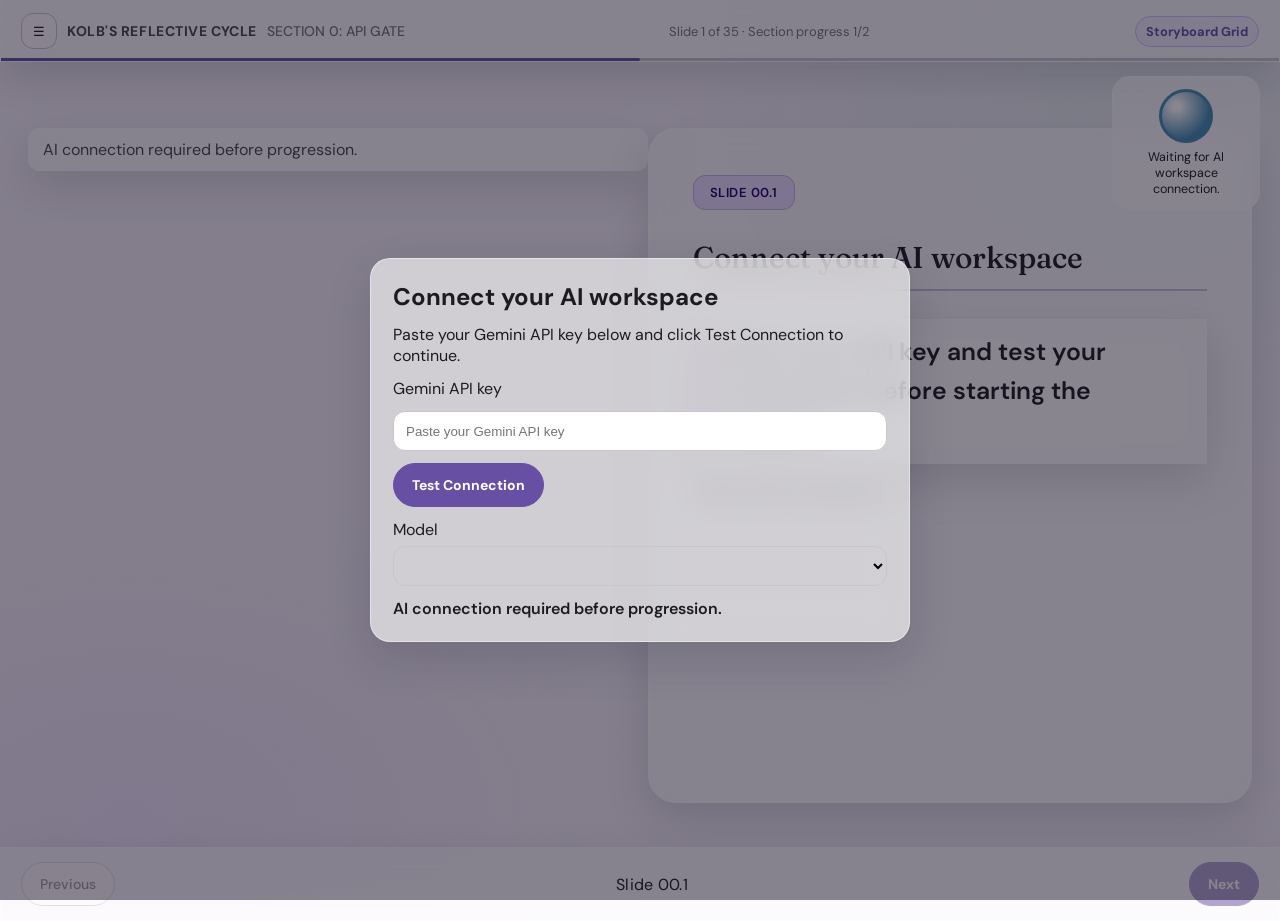
<file: index.html>
<!doctype html>
<html lang="en">
  <head>
    <meta charset="UTF-8" />
    <meta name="viewport" content="width=device-width, initial-scale=1.0" />
    <title>Kolb Reflective Cycle Deck</title>
    <link rel="preconnect" href="https://fonts.googleapis.com" />
    <link rel="preconnect" href="https://fonts.gstatic.com" crossorigin />
    <link
      href="https://fonts.googleapis.com/css2?family=DM+Sans:wght@400;500;700&family=Fraunces:opsz,wght@9..144,500;9..144,700&display=swap"
      rel="stylesheet"
    />
    <link rel="stylesheet" href="styles.css" />
  </head>
  <body>
    <div class="menu-overlay" id="menu-overlay" hidden></div>

    <header>
      <div class="header-left">
        <button class="menu-toggle" id="menu-toggle" type="button" aria-expanded="false" aria-controls="section-menu" aria-label="Open section menu">
          ☰
        </button>
        <span class="header-label">Kolb's Reflective Cycle</span>
        <span class="header-section" id="section-label">Section</span>
      </div>
      <div class="slide-counter" id="slide-counter">Slide 1 of 1</div>
      <a class="storyboard-link" href="./storyboard-grid.html">Storyboard Grid</a>
      <div class="progress-track" aria-hidden="true">
        <div class="progress-fill" id="progress-fill"></div>
      </div>
    </header>

    <aside class="section-menu" id="section-menu" aria-label="Section navigation" hidden>
      <div class="section-menu-head">
        <h2>Sections</h2>
        <button class="menu-close" id="menu-close" type="button" aria-label="Close section menu">✕</button>
      </div>
      <nav id="section-nav"></nav>
    </aside>

    <div class="avatar-shell idle" id="avatar-shell" aria-live="polite">
      <div class="avatar-face" aria-hidden="true"></div>
      <p class="avatar-status" id="avatar-status">Avatar is idle.</p>
      <p class="thinking-indicator" id="thinking-indicator" hidden>thinking...</p>
    </div>

    <main>
      <div class="connection-status" id="connection-status" role="status" aria-live="polite">AI connection required before progression.</div>
      <div id="slide-container" aria-live="polite"></div>
    </main>

    <footer>
      <button class="nav-btn" id="prev-btn" type="button">Previous</button>
      <div class="slide-count" id="slide-id">Slide</div>
      <button class="nav-btn primary" id="next-btn" type="button">Next</button>
    </footer>

    <div class="api-gate" id="api-gate" role="dialog" aria-modal="true" aria-labelledby="api-gate-title">
      <div class="api-gate-panel">
        <h2 id="api-gate-title">Connect your AI workspace</h2>
        <p>Paste your Gemini API key below and click Test Connection to continue.</p>
        <label for="api-key-input">Gemini API key</label>
        <input id="api-key-input" type="password" placeholder="Paste your Gemini API key" autocomplete="off" />
        <div class="api-gate-actions">
          <button id="api-test-btn" type="button" class="nav-btn primary">Test Connection</button>
        </div>
        <div class="api-gate-model" id="api-gate-model" hidden>
          <label for="model-select">Model</label>
          <select id="model-select"></select>
        </div>
        <p class="api-gate-status" id="api-gate-status">Not connected.</p>
      </div>
    </div>

    <script src="deck-data.js"></script>
    <script src="pdf-export.js"></script>
    <script src="js/interactions/drag-drop.js"></script>
    <script src="js/interactions/linking.js"></script>
    <script src="js/interactions/pelmanism.js"></script>
    <script src="js/interactions/table-completion.js"></script>
    <script src="js/interactions/short-answer.js"></script>
    <script src="js/interactions/gapfill.js"></script>
    <script src="js/interactions/matrix.js"></script>
    <script src="js/interactions/accordion.js"></script>
    <script src="js/interactions/quote-card.js"></script>
    <script src="js/interactions/interactive-diagram.js"></script>
    <script src="js/interactions/padlet-embed.js"></script>
    <script src="js/interactions/ai-chat.js"></script>
    <script src="js/interactions/chatbot-route.js"></script>
    <script src="js/interactions/pond-game.js"></script>
    <script src="js/interactions/rubric-grade.js"></script>
    <script src="js/deck/state/store.js"></script>
    <script src="js/deck/navigation/router.js"></script>
    <script src="js/deck/render/core.js"></script>
    <script src="js/deck/render/interactions.js"></script>
    <script src="js/deck/services/ai.js"></script>
    <script src="js/deck/services/export.js"></script>
    <script src="js/deck/app-runtime.js"></script>
    <script src="deck.js"></script>
  </body>
</html>
</file>
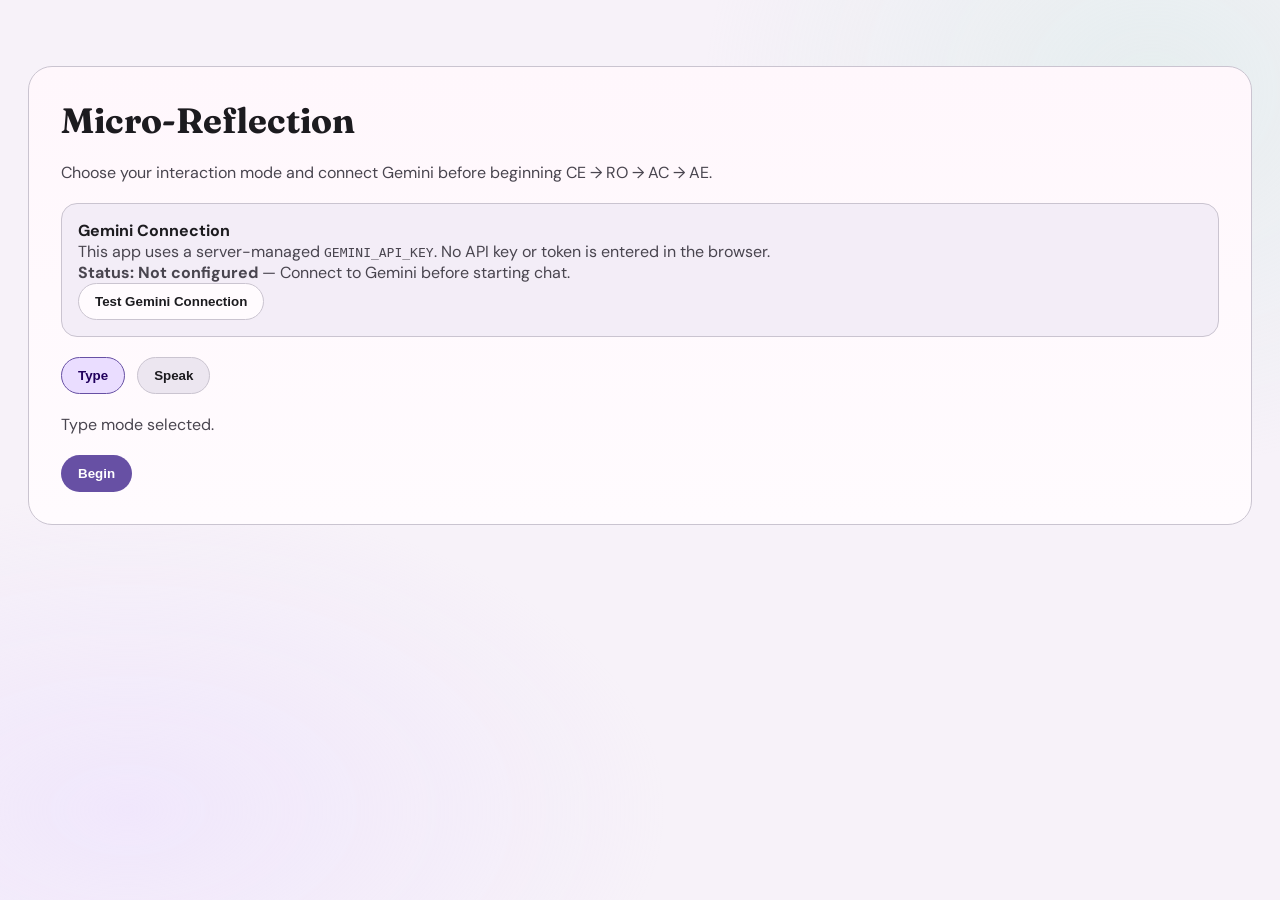
<file: chatbot.html>
<!doctype html>
<html lang="en">
  <head>
    <meta charset="UTF-8" />
    <meta name="viewport" content="width=device-width, initial-scale=1.0" />
    <title>Micro-Reflection Chatbot</title>
    <link rel="preconnect" href="https://fonts.googleapis.com" />
    <link rel="preconnect" href="https://fonts.gstatic.com" crossorigin />
    <link
      href="https://fonts.googleapis.com/css2?family=DM+Sans:wght@400;500;700&family=Fraunces:opsz,wght@9..144,500;9..144,700&display=swap"
      rel="stylesheet"
    />
    <link rel="stylesheet" href="styles.css" />
    <style>
      .chatbot-main {
        width: min(960px, 100%);
        margin: 0 auto;
      }

      .chatbot-card {
        width: 100%;
        background: linear-gradient(180deg, var(--md-surface-bright) 0%, var(--md-surface) 100%);
        border-radius: var(--radius-lg);
        border: 1px solid var(--md-outline-variant);
        padding: 32px;
        display: flex;
        flex-direction: column;
        gap: 20px;
      }

      .chatbot-title {
        font-family: "Fraunces", Georgia, serif;
        font-size: clamp(1.65rem, 2.8vw, 2.2rem);
      }

      .chatbot-subtitle,
      .chatbot-hint {
        color: var(--md-on-surface-variant);
      }

      .mode-options {
        display: flex;
        gap: 12px;
        flex-wrap: wrap;
      }

      .mode-pill {
        border: 1px solid var(--md-outline-variant);
        background: var(--md-surface-high);
        color: var(--md-on-surface);
        padding: 10px 16px;
        border-radius: 999px;
        font-weight: 600;
        cursor: pointer;
      }

      .mode-pill.active {
        background: var(--md-primary-container);
        color: var(--md-on-primary-container);
        border-color: var(--md-primary);
      }

      .phase-row {
        display: flex;
        align-items: center;
        gap: 10px;
        flex-wrap: wrap;
      }

      .phase-chip {
        border-radius: 999px;
        padding: 8px 12px;
        font-size: 0.82rem;
        font-weight: 700;
        border: 1px solid var(--md-outline-variant);
        background: var(--md-surface-high);
        color: var(--md-on-surface-variant);
      }

      .phase-chip.active {
        background: var(--md-primary-container);
        color: var(--md-on-primary-container);
        border-color: var(--md-primary);
      }

      .phase-chip.done {
        background: var(--md-secondary-container);
        color: var(--md-on-secondary-container);
        border-color: var(--md-secondary);
      }

      .question-box {
        border: 1px solid var(--md-outline-variant);
        border-radius: var(--radius-md);
        padding: 16px;
        background: var(--md-surface-container);
      }

      .transcript {
        display: grid;
        gap: 10px;
      }

      .transcript-item {
        border-left: 4px solid var(--md-primary-dim);
        padding-left: 10px;
      }

      input,
      textarea {
        width: 100%;
        min-height: 120px;
        border: 1px solid var(--md-outline-variant);
        border-radius: var(--radius-sm);
        padding: 12px;
        font-family: inherit;
        font-size: 1rem;
        line-height: 1.5;
        resize: vertical;
      }

      .conn-status {
        font-weight: 700;
      }

      .conn-status.connected {
        color: #1b5e20;
      }

      .conn-status.failed {
        color: #b71c1c;
      }

      .conn-status.connecting {
        color: #7b5b00;
      }

      .actions {
        display: flex;
        gap: 10px;
        flex-wrap: wrap;
      }

      .btn {
        border: 1px solid var(--md-outline-variant);
        background: var(--md-surface);
        color: var(--md-on-surface);
        border-radius: 999px;
        padding: 10px 16px;
        font-weight: 700;
        cursor: pointer;
        text-decoration: none;
      }

      .btn.primary {
        background: var(--md-primary);
        color: var(--md-on-primary);
        border-color: transparent;
      }

      .summary-grid {
        display: grid;
        grid-template-columns: repeat(auto-fit, minmax(220px, 1fr));
        gap: 12px;
      }

      .summary-card {
        border: 1px solid var(--md-outline-variant);
        border-radius: var(--radius-md);
        padding: 14px;
        background: var(--md-surface-container);
      }

      .share-toggle {
        display: flex;
        align-items: center;
        gap: 10px;
      }

      .sr-only {
        position: absolute;
        width: 1px;
        height: 1px;
        padding: 0;
        margin: -1px;
        overflow: hidden;
        clip: rect(0, 0, 0, 0);
        border: 0;
      }

      @media (max-width: 720px) {
        .chatbot-card {
          padding: 22px;
        }
      }
    </style>
  </head>
  <body>
    <main>
      <section class="chatbot-main chatbot-card" id="chatbot-root" aria-live="polite"></section>
    </main>

    <script src="pdf-export.js"></script>
    <script type="module" src="chatbot.js"></script>
  </body>
</html>
</file>
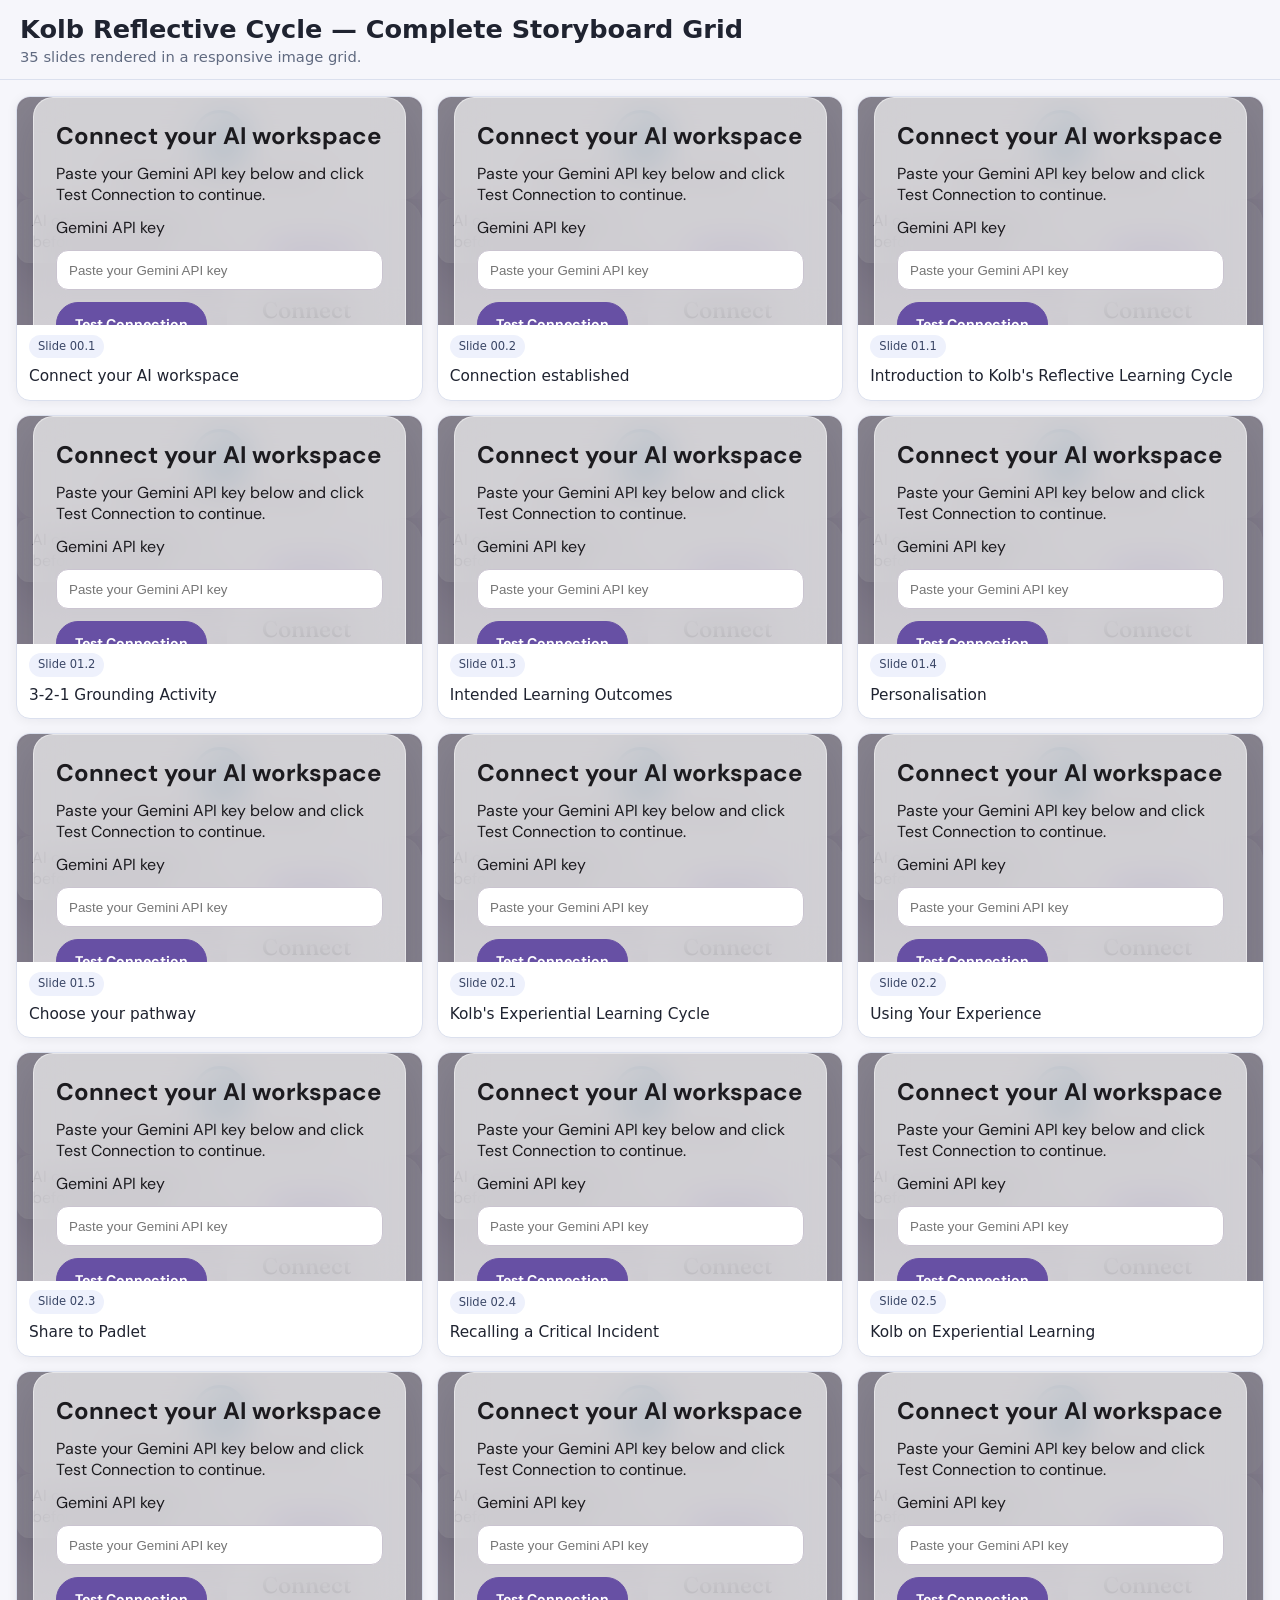
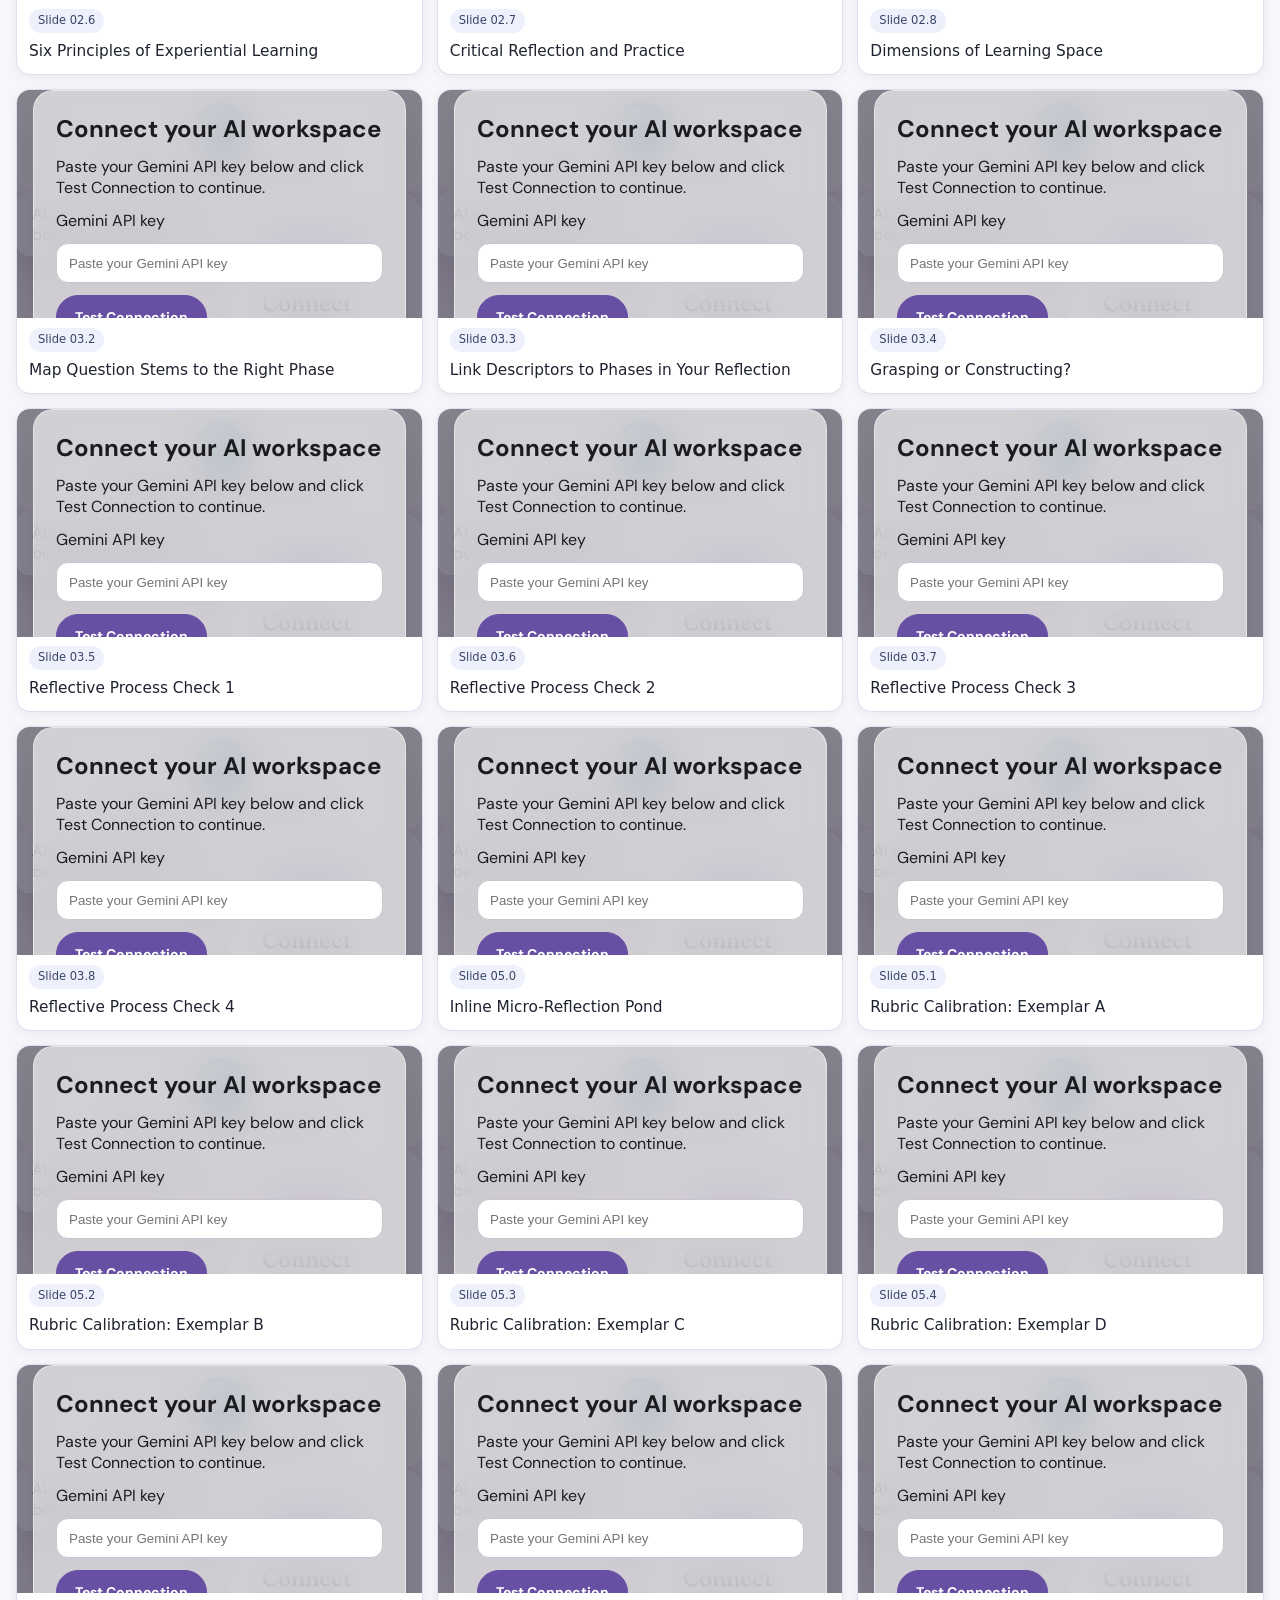
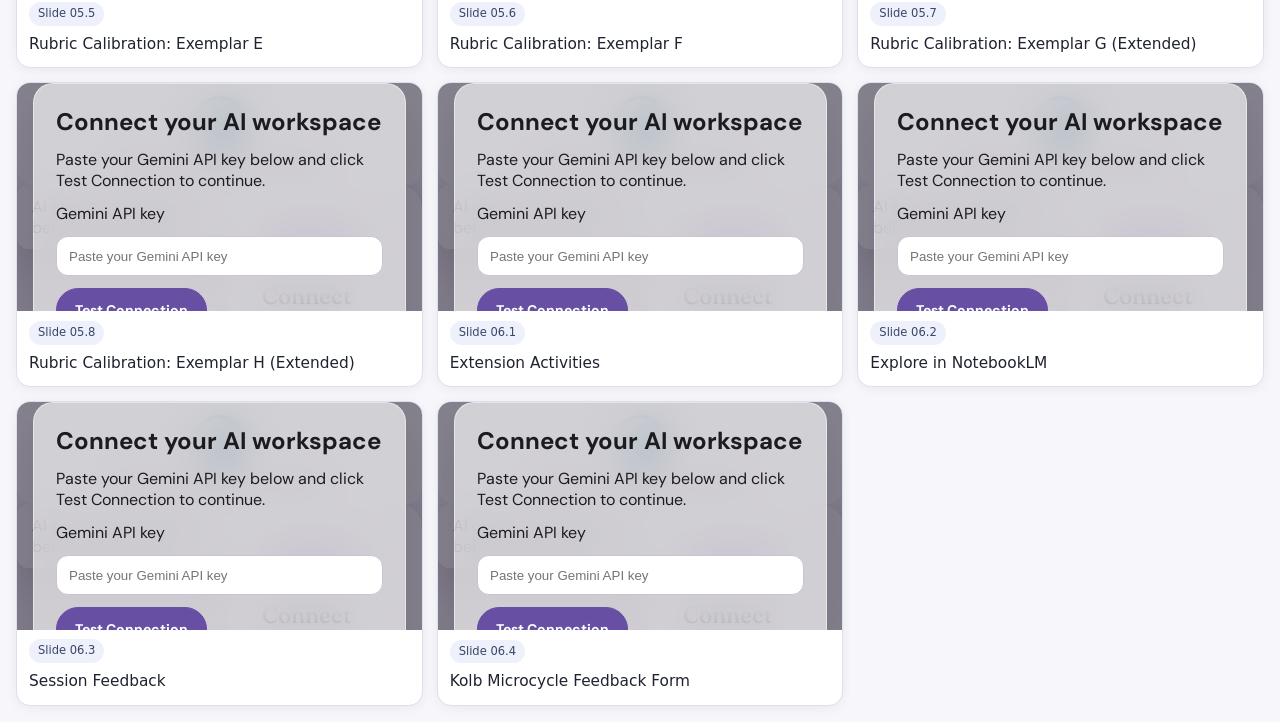
<file: storyboard-grid.html>
<!doctype html>
<html lang="en">
  <head>
    <meta charset="UTF-8" />
    <meta name="viewport" content="width=device-width, initial-scale=1.0" />
    <title>Kolb Deck Storyboard Grid</title>
    <style>
      :root {
        color-scheme: light;
        --bg: #f6f6fb;
        --card: #ffffff;
        --text: #1f2330;
        --muted: #606a80;
        --line: #dbe0ee;
      }
      * { box-sizing: border-box; }
      body {
        margin: 0;
        font-family: "DM Sans", system-ui, -apple-system, sans-serif;
        background: var(--bg);
        color: var(--text);
      }
      header {
        position: sticky;
        top: 0;
        z-index: 10;
        background: rgba(246, 246, 251, 0.96);
        backdrop-filter: blur(8px);
        border-bottom: 1px solid var(--line);
        padding: 14px 20px;
      }
      h1 {
        margin: 0;
        font-size: clamp(1.1rem, 1rem + 1vw, 1.6rem);
      }
      .meta {
        margin-top: 4px;
        color: var(--muted);
        font-size: 0.92rem;
      }
      .grid {
        display: grid;
        grid-template-columns: repeat(auto-fill, minmax(320px, 1fr));
        gap: 14px;
        padding: 16px;
      }
      .card {
        background: var(--card);
        border: 1px solid var(--line);
        border-radius: 14px;
        overflow: hidden;
        box-shadow: 0 2px 12px rgba(15, 19, 35, 0.06);
      }
      .viewport {
        position: relative;
        width: 100%;
        aspect-ratio: 16 / 9;
        background: #fff;
      }
      iframe {
        position: absolute;
        inset: 0;
        width: 100%;
        height: 100%;
        border: 0;
      }
      .caption {
        padding: 10px 12px 12px;
      }
      .badge {
        display: inline-block;
        font-size: 0.72rem;
        line-height: 1.2;
        background: #eef1fc;
        color: #3a4666;
        border-radius: 999px;
        padding: 5px 9px;
        margin-bottom: 8px;
      }
      .title {
        margin: 0;
        font-size: 0.96rem;
        line-height: 1.38;
      }
    </style>
  </head>
  <body>
    <header>
      <h1>Kolb Reflective Cycle — Complete Storyboard Grid</h1>
      <div class="meta" id="meta">Loading slides…</div>
    </header>

    <main class="grid" id="grid"></main>

    <script src="deck-data.js"></script>
    <script>
      const grid = document.getElementById("grid");
      const meta = document.getElementById("meta");

      function renderSlides(slides) {
        meta.textContent = `${slides.length} slides rendered in a responsive image grid.`;
        grid.innerHTML = "";

        slides.forEach((slide, index) => {
          const card = document.createElement("article");
          card.className = "card";

          const viewport = document.createElement("div");
          viewport.className = "viewport";

          const frame = document.createElement("iframe");
          frame.loading = "lazy";
          frame.title = slide.badge || `Slide ${index + 1}`;
          frame.src = `./index.html?slide=${index + 1}&storyboard=1`;

          viewport.appendChild(frame);

          const caption = document.createElement("div");
          caption.className = "caption";

          const badge = document.createElement("span");
          badge.className = "badge";
          badge.textContent = slide.badge || `Slide ${index + 1}`;

          const title = document.createElement("p");
          title.className = "title";
          title.textContent = slide.title || "Untitled slide";

          caption.append(badge, title);
          card.append(viewport, caption);
          grid.append(card);
        });
      }

      async function loadDeckData() {
        const initialSlides = Array.isArray(window.DECK_DATA?.slides) ? window.DECK_DATA.slides : [];
        if (initialSlides.length > 0) {
          return initialSlides;
        }

        // Fallback: if the external script failed to execute (common with local-file/CORS setups),
        // try fetching and evaluating the same file manually.
        try {
          const response = await fetch("./deck-data.js", { cache: "no-store" });
          if (!response.ok) {
            return [];
          }
          const source = await response.text();
          const scope = {};
          new Function("window", source)(scope);
          return Array.isArray(scope.DECK_DATA?.slides) ? scope.DECK_DATA.slides : [];
        } catch {
          return [];
        }
      }

      (async () => {
        const slides = await loadDeckData();
        renderSlides(slides);

        if (!slides.length) {
          meta.textContent = "0 slides rendered. Ensure deck-data.js is reachable from this page.";
        }
      })();
    </script>
  </body>
</html>
</file>
<file: styles.css>
/* ==========================================================================
   MATERIAL DESIGN 3 — REFINED COLOR TOKENS (Purple, Green, Gold)
   Mobile-first · GPU-safe · No asymmetric borders
   ========================================================================== */
:root {
  --md-primary: #6750A4;
  --md-on-primary: #FFFFFF;
  --md-primary-container: #EADDFF;
  --md-on-primary-container: #21005D;
  --md-primary-dim: #D0BCFF;

  --md-secondary: #4A635D;
  --md-on-secondary: #FFFFFF;
  --md-secondary-container: #CCE8E0;
  --md-on-secondary-container: #05201A;

  --md-tertiary: #B28600;
  --md-on-tertiary: #FFFFFF;
  --md-tertiary-container: #FFDEA4;
  --md-on-tertiary-container: #271900;

  --md-surface: #FFFBFE;
  --md-on-surface: #1C1B1F;
  --md-on-surface-variant: #49454F;
  --md-surface-low: #F7F2F9;
  --md-surface-container: #F3EDF7;
  --md-surface-high: #ECE6F0;
  --md-surface-bright: #FFF7FC;
  --md-outline: #79747E;
  --md-outline-variant: #CAC4D0;

  --radius-sm: 12px;
  --radius-md: 16px;
  --radius-lg: 24px;
  --radius-xl: 28px;

  --ease: cubic-bezier(0.2, 0, 0, 1);
  --dur-short: 200ms;
  --dur-med: 350ms;
  --dur-long: 500ms;

  --region-gap: 16px;
  --lead-size: clamp(1.22rem, 1.04rem + 0.7vw, 1.55rem);
  --lead-line-height: 1.6;
  --key-point-size: clamp(1rem, 0.94rem + 0.28vw, 1.125rem);
  --key-point-line-height: 1.72;
  --callout-size: clamp(0.98rem, 0.9rem + 0.25vw, 1.08rem);
  --action-size: clamp(1.03rem, 0.93rem + 0.32vw, 1.18rem);
}


/* ==========================================================================
   RESET & BASE
   ========================================================================== */
*, *::before, *::after {
  box-sizing: border-box;
  margin: 0;
  padding: 0;
  -webkit-tap-highlight-color: transparent;
}

html {
  -webkit-text-size-adjust: 100%;
  overscroll-behavior: none;
  background: var(--md-surface-low);
}

body {
  font-family: 'DM Sans', system-ui, -apple-system, sans-serif;
  color: var(--md-on-surface);
  -webkit-font-smoothing: antialiased;
  min-height: 100vh;
  min-height: 100dvh;
  display: flex;
  flex-direction: column;
  overflow-x: hidden;
  position: relative;
  background: var(--md-surface-low);
}

body.storyboard-frame::before {
  display: none;
}

body.storyboard-frame header,
body.storyboard-frame footer {
  display: none;
}

body.storyboard-frame main {
  padding: 0;
  overflow: hidden;
}

body.storyboard-frame #slide-container {
  max-width: none;
  height: 100vh;
}

.material-symbols-rounded {
  font-variation-settings: "FILL" 1, "wght" 500, "GRAD" 0, "opsz" 24;
  line-height: 1;
}


/* ==========================================================================
   BACKGROUND — Static radial gradients (no animation, no GPU churn)
   ========================================================================== */
body::before {
  content: '';
  position: fixed;
  inset: 0;
  z-index: 0;
  background:
    radial-gradient(ellipse 60% 50% at 10% 90%, rgba(234, 221, 255, 0.5) 0%, transparent 70%),
    radial-gradient(ellipse 50% 60% at 90% 10%, rgba(204, 232, 224, 0.4) 0%, transparent 70%);
  pointer-events: none;
}


/* ==========================================================================
   HEADER
   ========================================================================== */
header {
  position: relative;
  z-index: 100;
  flex-shrink: 0;
  padding: calc(12px + env(safe-area-inset-top, 0px)) 20px 12px;
  display: flex;
  flex-wrap: wrap;
  align-items: center;
  justify-content: space-between;
  gap: 10px;
}

.header-left {
  display: flex;
  align-items: center;
  gap: 10px;
}

.header-label {
  font-size: 0.875rem;
  font-weight: 700;
  color: var(--md-on-surface-variant);
  letter-spacing: 0.04em;
  text-transform: uppercase;
}

.header-section {
  font-size: 0.875rem;
  font-weight: 500;
  color: var(--md-outline);
}


.storyboard-link {
  font-size: 0.8rem;
  font-weight: 700;
  color: var(--md-primary);
  text-decoration: none;
  border: 1px solid var(--md-primary-dim);
  border-radius: 999px;
  padding: 6px 10px;
  background: rgba(234, 221, 255, 0.45);
}

.storyboard-link:hover,
.storyboard-link:focus-visible {
  background: var(--md-primary-container);
  color: var(--md-on-primary-container);
}
.api-config {
  display: inline-flex;
  align-items: center;
  gap: 8px;
  margin-left: auto;
}

.api-config label {
  font-size: 0.75rem;
  color: var(--md-on-surface-variant);
}

.api-config input {
  border: 1px solid var(--md-outline-variant);
  border-radius: 10px;
  height: 34px;
  padding: 0 10px;
  min-width: 180px;
  background: var(--md-surface);
}

.api-config button {
  border: 1px solid var(--md-outline-variant);
  border-radius: 10px;
  background: var(--md-surface);
  padding: 8px 12px;
  font-weight: 600;
  cursor: pointer;
}

@media (max-width: 760px) {
  .api-config {
    width: 100%;
    margin-left: 0;
  }

  .api-config input {
    flex: 1;
    min-width: 0;
  }
}


/* ==========================================================================
   PROGRESS BAR
   ========================================================================== */
.progress-track {
  position: absolute;
  bottom: 0;
  left: 0;
  right: 0;
  height: 3px;
  background: var(--md-outline-variant);
}

.progress-fill {
  height: 100%;
  width: 35%;
  background: var(--md-primary);
  border-radius: 0 3px 3px 0;
  transition: width var(--dur-med) var(--ease);
}


/* ==========================================================================
   MAIN CONTENT AREA
   ========================================================================== */
main {
  flex: 1;
  position: relative;
  display: flex;
  justify-content: center;
  align-items: flex-start;
  padding: 28px 20px 36px;
  overflow-y: auto;
  -webkit-overflow-scrolling: touch;
  z-index: 1;
}

#slide-container {
  width: 100%;
  max-width: 920px;
  display: flex;
  flex-direction: column;
  gap: 20px;
}


/* ==========================================================================
   SLIDE CARD — Uniform border, no asymmetric top-border
   ========================================================================== */
.slide {
  --section-accent: var(--md-primary);
  --section-accent-container: var(--md-primary-container);
  --section-on-accent-container: var(--md-on-primary-container);
  --section-tint-soft: color-mix(in srgb, var(--section-accent-container) 24%, var(--md-surface));
  --section-tint-muted: color-mix(in srgb, var(--section-accent-container) 18%, var(--md-surface));
  width: 100%;
  background: linear-gradient(180deg, color-mix(in srgb, var(--md-surface-bright) 82%, var(--section-accent-container)) 0%, var(--md-surface) 100%);
  border-radius: var(--radius-lg);
  border: 1px solid var(--md-outline-variant);
  border-inline-start: 4px solid var(--section-accent);
  padding: 36px 34px;
  display: flex;
  flex-direction: column;
  gap: 24px;
  opacity: 0;
  animation: slideUp var(--dur-short) var(--ease) forwards;
  transition:
    background var(--dur-med) var(--ease),
    border-color var(--dur-med) var(--ease),
    box-shadow var(--dur-med) var(--ease);
}

.slide.active {
  opacity: 1;
}

@keyframes slideUp {
  from {
    opacity: 0;
  }
  to {
    opacity: 1;
  }
}


/* ==========================================================================
   SLIDE BADGE — Replaces the asymmetric gold border as identity signal
   ========================================================================== */
.slide-badge {
  display: inline-flex;
  align-items: center;
  gap: 6px;
  background: var(--section-accent-container);
  color: var(--section-on-accent-container);
  font-size: 13px;
  font-weight: 600;
  letter-spacing: 0.04em;
  text-transform: uppercase;
  padding: 8px 16px;
  border-radius: var(--radius-sm);
  align-self: flex-start;
  border: 1px solid color-mix(in srgb, var(--section-accent) 28%, var(--section-accent-container));
  transition: background var(--dur-med) var(--ease), color var(--dur-med) var(--ease), border-color var(--dur-med) var(--ease);
}

.slide-badge svg {
  width: 14px;
  height: 14px;
  flex-shrink: 0;
}

.md-chip {
  display: inline-flex;
  align-items: center;
  align-self: flex-start;
  border-radius: 999px;
  border: 1px solid color-mix(in srgb, var(--section-accent) 36%, var(--md-outline-variant));
  background: color-mix(in srgb, var(--section-accent-container) 72%, var(--md-surface));
  color: var(--section-on-accent-container);
  font-size: 0.78rem;
  font-weight: 700;
  letter-spacing: 0.02em;
  padding: 6px 12px;
}

.md-elevated-card {
  background: linear-gradient(180deg, var(--md-surface-bright) 0%, var(--md-surface) 100%);
  border-radius: var(--radius-md);
  border: 1px solid color-mix(in srgb, var(--section-accent-container) 28%, var(--md-outline-variant));
  box-shadow:
    0 1px 2px rgba(28, 27, 31, 0.12),
    0 8px 24px rgba(28, 27, 31, 0.08);
  padding: 16px;
}

.md-segmented-control {
  display: inline-flex;
  align-self: flex-start;
  border: 1px solid var(--md-outline-variant);
  border-radius: 999px;
  background: var(--md-surface-container);
  overflow: hidden;
}

.md-segment {
  border: 0;
  background: transparent;
  color: var(--md-on-surface-variant);
  font: inherit;
  font-size: 0.82rem;
  font-weight: 600;
  padding: 8px 14px;
  cursor: pointer;
}

.md-segment.active {
  background: var(--md-primary-container);
  color: var(--md-on-primary-container);
}


/* ==========================================================================
   SLIDE QUESTION TYPOGRAPHY
   ========================================================================== */
.slide-question {
  font-family: 'Fraunces', Georgia, serif;
  font-size: clamp(1.65rem, 1.2rem + 1.2vw, 2.15rem);
  font-weight: 500;
  line-height: 1.35;
  color: var(--md-on-surface);
  max-width: 28ch;
}

.paired-unit {
  display: grid;
  gap: 14px;
}

.paired-panel-title {
  font-size: 1rem;
  margin-bottom: 10px;
}

.slide-question strong {
  color: var(--md-primary);
  font-weight: 700;
}


/* ==========================================================================
   INTERACTIVE CHOICE LIST
   ========================================================================== */
.choice-list {
  display: flex;
  flex-direction: column;
  gap: 10px;
  border: 0;
  padding: 0;
  min-inline-size: 0;
}

.choice-item {
  display: flex;
  align-items: flex-start;
  gap: 14px;
  padding: 16px 18px;
  background: var(--md-surface);
  border: 1.5px solid var(--md-outline-variant);
  border-radius: var(--radius-md);
  cursor: pointer;
  position: relative;
  transition:
    background var(--dur-short) var(--ease),
    border-color var(--dur-short) var(--ease),
    transform 120ms ease;
  min-height: 52px;
  -webkit-user-select: none;
  user-select: none;
}

.choice-item:focus-within {
  outline: 3px solid color-mix(in srgb, var(--md-primary) 45%, transparent);
  outline-offset: 2px;
}

.choice-input {
  position: absolute;
  width: 1px;
  height: 1px;
  padding: 0;
  margin: -1px;
  overflow: hidden;
  clip: rect(0, 0, 0, 0);
  white-space: nowrap;
  border: 0;
}

.choice-item:active {
  transform: scale(0.985);
}

.cta-btn {
  display: inline-flex;
  align-items: center;
  justify-content: center;
  width: fit-content;
  min-height: 48px;
  padding: 12px 18px;
  margin-top: 8px;
  border-radius: var(--radius-md);
  border: 1px solid var(--md-primary);
  background: var(--md-primary);
  color: var(--md-on-primary);
  text-decoration: none;
  font-weight: 700;
  transition: filter var(--dur-short) var(--ease), transform 120ms ease;
}

.cta-btn:hover {
  filter: brightness(1.05);
}

.cta-btn:active {
  transform: scale(0.985);
}

.cta-subtext {
  margin-top: 10px;
  color: var(--md-on-surface-variant);
  font-size: 0.95rem;
}

.slide-copy {
  font-size: var(--key-point-size);
  line-height: var(--key-point-line-height);
  max-width: 64ch;
}

.text-renderer,
.free-response-renderer,
.cta-renderer,
.transition-renderer {
  display: grid;
  gap: var(--region-gap);
}

.text-region {
  display: grid;
  gap: 10px;
}

.slide-media {
  margin: 4px 0 0;
  display: grid;
  gap: 8px;
}

.slide-media-image {
  width: 100%;
  max-width: 760px;
  max-height: min(46vh, 440px);
  object-fit: cover;
  border-radius: var(--radius-md);
  border: 1px solid color-mix(in srgb, var(--md-outline-variant) 70%, transparent);
}

.slide-media-icon {
  font-size: clamp(5rem, 18vw, 9rem);
  color: var(--section-accent);
  background: color-mix(in srgb, var(--section-accent-container) 68%, var(--md-surface));
  border: 1px solid color-mix(in srgb, var(--section-accent) 30%, var(--section-accent-container));
  border-radius: var(--radius-md);
  width: min(100%, 240px);
  aspect-ratio: 1 / 1;
  display: grid;
  place-items: center;
}

.slide-media--bordered {
  padding: 10px;
  background: color-mix(in srgb, var(--md-surface-high) 70%, var(--md-surface));
  border: 1px dashed color-mix(in srgb, var(--md-outline) 30%, var(--md-surface-high));
  border-radius: var(--radius-md);
}

.slide-media-caption {
  font-size: 0.9rem;
  color: var(--md-on-surface-variant);
  line-height: 1.45;
}

.slide-media-credit {
  font-size: 0.82rem;
}

.label-line {
  display: inline-block;
  font-weight: 700;
  color: color-mix(in srgb, var(--md-primary) 75%, var(--md-on-surface));
  margin-inline-end: 4px;
}

.text-region-lead {
  border-inline-start: 4px solid color-mix(in srgb, var(--md-primary) 55%, transparent);
  padding-inline-start: 14px;
}

.slide-lead {
  font-size: var(--lead-size);
  line-height: var(--lead-line-height);
  font-weight: 600;
  color: var(--md-on-surface);
  max-width: 58ch;
}

.text-region-callout {
  background: var(--md-secondary-container);
  color: var(--md-on-secondary-container);
  border: 1px solid color-mix(in srgb, var(--md-secondary) 25%, var(--md-secondary-container));
  border-radius: var(--radius-md);
  padding: 12px 14px;
}

.text-region-callout::before {
  content: "ℹ";
  font-weight: 700;
  color: color-mix(in srgb, var(--md-secondary) 75%, black);
}

.slide-callout {
  font-size: var(--callout-size);
  line-height: 1.65;
  font-weight: 500;
}

.text-region-questions,
.text-region-examples {
  border-radius: var(--radius-md);
  padding: 12px 14px;
}

.text-region-questions {
  background: var(--section-tint-soft);
  border: 1px solid color-mix(in srgb, var(--section-accent) 22%, var(--section-accent-container));
}

.text-region-examples {
  background: var(--section-tint-muted);
  border: 1px dashed color-mix(in srgb, var(--section-accent) 36%, var(--section-accent-container));
}

.question-set,
.example-block {
  position: relative;
  padding-inline-start: 18px;
}

.question-set::before,
.example-block::before {
  position: absolute;
  left: 0;
  top: 0.1em;
  font-weight: 700;
  color: var(--section-on-accent-container);
  background: var(--section-accent-container);
  border: 1px solid color-mix(in srgb, var(--section-accent) 28%, var(--section-accent-container));
  width: 1.25rem;
  height: 1.25rem;
  border-radius: 999px;
  display: grid;
  place-items: center;
  font-size: 0.72rem;
  line-height: 1;
}

.question-set::before {
  content: "❓";
}

.example-block::before {
  content: "🧩";
}

.text-region-action {
  background: color-mix(in srgb, var(--section-accent-container) 65%, var(--md-surface));
  color: var(--section-on-accent-container);
  border: 1px solid color-mix(in srgb, var(--section-accent) 26%, var(--section-accent-container));
  border-radius: var(--radius-md);
  padding: 12px 14px;
}

.slide-action {
  font-size: var(--action-size);
  line-height: 1.58;
  font-weight: 700;
}

.fixed-text-block {
  white-space: pre-wrap;
  font-family: 'DM Sans', system-ui, -apple-system, sans-serif;
  font-size: clamp(1rem, 0.94rem + 0.28vw, 1.125rem);
  line-height: 1.72;
  max-width: 68ch;
  background: var(--md-surface-container);
  border: 1px solid var(--md-outline-variant);
  border-radius: var(--radius-md);
  padding: 16px 18px;
}

.icon-chip {
  color: var(--section-on-accent-container);
  background: var(--section-accent-container);
  border: 1px solid color-mix(in srgb, var(--section-accent) 20%, var(--section-accent-container));
  border-radius: 999px;
  width: 48px;
  height: 48px;
  display: grid;
  place-items: center;
  font-size: 28px;
}

.slide[data-theme="dawn"] {
  --section-accent: var(--md-primary);
  --section-accent-container: color-mix(in srgb, var(--md-primary-container) 88%, #ffffff);
  --section-on-accent-container: var(--md-on-primary-container);
}

.slide[data-theme="sage"] {
  --section-accent: var(--md-secondary);
  --section-accent-container: color-mix(in srgb, var(--md-secondary-container) 84%, #ffffff);
  --section-on-accent-container: var(--md-on-secondary-container);
}

.slide[data-theme="amber"] {
  --section-accent: var(--md-tertiary);
  --section-accent-container: color-mix(in srgb, var(--md-tertiary-container) 82%, #ffffff);
  --section-on-accent-container: var(--md-on-tertiary-container);
}

.slide[data-theme="violet"] {
  --section-accent: color-mix(in srgb, var(--md-primary) 70%, var(--md-tertiary));
  --section-accent-container: color-mix(in srgb, var(--md-primary-container) 70%, var(--md-tertiary-container));
  --section-on-accent-container: var(--md-on-primary-container);
}

#slide-container[data-section-transition] .slide.section-enter {
  animation: slideUp var(--dur-short) var(--ease) forwards, sectionShift var(--dur-med) var(--ease);
}

#slide-container[data-section-transition="section-1-to-section-2"] .slide.section-enter,
#slide-container[data-section-transition="section-2-to-section-3"] .slide.section-enter,
#slide-container[data-section-transition="section-3-to-section-4"] .slide.section-enter {
  box-shadow: 0 0 0 0 color-mix(in srgb, var(--section-accent) 28%, transparent);
  animation: slideUp var(--dur-short) var(--ease) forwards, sectionPulse 640ms var(--ease);
}

@keyframes sectionShift {
  from {
    filter: saturate(0.92);
  }
  to {
    filter: saturate(1);
  }
}

@keyframes sectionPulse {
  0% {
    box-shadow: 0 0 0 0 color-mix(in srgb, var(--section-accent) 30%, transparent);
  }
  65% {
    box-shadow: 0 0 0 14px color-mix(in srgb, var(--section-accent) 0%, transparent);
  }
  100% {
    box-shadow: 0 0 0 0 color-mix(in srgb, var(--section-accent) 0%, transparent);
  }
}

.goals-pyramid {
  width: 100%;
  justify-items: stretch;
  gap: 14px;
}

.goal-tier {
  max-width: none;
  padding: 14px 18px;
  border-radius: 20px;
  box-shadow: 0 1px 0 color-mix(in srgb, var(--md-outline-variant) 38%, transparent);
}

.goal-tier.top { width: min(82%, 680px); justify-self: center; }
.goal-tier.mid { width: min(90%, 760px); justify-self: center; }
.goal-tier.base { width: min(98%, 840px); justify-self: center; }

@media (hover: hover) {
  .choice-item:hover {
    border-color: var(--md-primary-dim);
    background: var(--md-surface-container);
  }
}

.choice-marker {
  width: 22px;
  height: 22px;
  border-radius: 50%;
  border: 2px solid var(--md-outline-variant);
  flex-shrink: 0;
  margin-top: 1px;
  display: flex;
  align-items: center;
  justify-content: center;
  transition: all var(--dur-short) var(--ease);
}

.choice-text {
  font-size: 15px;
  line-height: 1.5;
  color: var(--md-on-surface);
}

.submit-btn {
  align-self: flex-start;
  margin-top: 4px;
  border: 1px solid var(--md-primary);
  background: var(--md-primary);
  color: var(--md-on-primary);
  border-radius: 999px;
  padding: 10px 16px;
  font-size: 14px;
  font-weight: 700;
  cursor: pointer;
}


/* ==========================================================================
   CHOICE STATES — Selected, Correct, Incorrect
   ========================================================================== */

/* ── Selected (before reveal) ──────────────────────────────────────────── */
.choice-item.selected {
  background: var(--md-primary-container);
  border-color: var(--md-primary);
}

.choice-item.selected .choice-marker {
  background: var(--md-primary);
  border-color: var(--md-primary);
}

.choice-item.selected .choice-marker::after {
  content: '';
  width: 8px;
  height: 8px;
  border-radius: 50%;
  background: var(--md-on-primary);
}

.choice-item.selected .choice-text {
  color: var(--md-on-primary-container);
  font-weight: 500;
}

/* ── Correct ───────────────────────────────────────────────────────────── */
.choice-item.correct {
  background: var(--md-secondary-container);
  border-color: var(--md-secondary);
}

.choice-item.correct .choice-marker {
  background: var(--md-secondary);
  border-color: var(--md-secondary);
}

.choice-item.correct .choice-marker::after {
  content: '';
  width: 10px;
  height: 10px;
  background: url("data:image/svg+xml,%3Csvg xmlns='http://www.w3.org/2000/svg' viewBox='0 0 16 16'%3E%3Cpath d='M3 8l3.5 3.5L13 5' stroke='white' stroke-width='2' fill='none' stroke-linecap='round' stroke-linejoin='round'/%3E%3C/svg%3E") center/contain no-repeat;
  border-radius: 0;
}

.choice-item.correct .choice-text {
  color: var(--md-on-secondary-container);
  font-weight: 500;
}

/* ── Incorrect ─────────────────────────────────────────────────────────── */
.choice-item.incorrect {
  opacity: 0.45;
  border-color: var(--md-outline-variant);
}


/* ==========================================================================
   FEEDBACK CARD
   ========================================================================== */
.feedback-card {
  background: var(--md-secondary-container);
  border-radius: var(--radius-md);
  padding: 18px 20px;
  display: none;
  flex-direction: column;
  gap: 8px;
  animation: feedbackIn var(--dur-med) var(--ease) both;
}

.feedback-card.visible {
  display: flex;
}

.feedback-card.error {
  background: #ffe8e6;
  border: 1px solid #c5221f;
  color: #7a1110;
}

@keyframes feedbackIn {
  from {
    opacity: 0;
    transform: translateY(8px);
  }
  to {
    opacity: 1;
    transform: translateY(0);
  }
}

.feedback-title {
  font-size: 14px;
  font-weight: 600;
  color: var(--md-on-secondary-container);
}

.feedback-body {
  font-size: 14px;
  line-height: 1.55;
  color: var(--md-secondary);
}


/* ==========================================================================
   CHAT BUBBLES (AI / User)
   ========================================================================== */
.chat-bubble {
  padding: 16px 20px;
  border-radius: var(--radius-lg);
  max-width: 88%;
  font-size: 1rem;
  line-height: 1.5;
  animation: popIn var(--dur-short) var(--ease) both;
}

.chat-ai {
  background: var(--md-surface-container);
  border: 1px solid var(--md-outline-variant);
  border-bottom-left-radius: 4px;
  align-self: flex-start;
}

.chat-user {
  background: var(--md-primary);
  color: var(--md-on-primary);
  border-bottom-right-radius: 4px;
  align-self: flex-end;
}


/* ==========================================================================
   FOOTER / NAVIGATION
   ========================================================================== */
footer {
  position: relative;
  z-index: 100;
  flex-shrink: 0;
  padding: 14px 20px calc(14px + env(safe-area-inset-bottom, 0px));
  display: flex;
  justify-content: space-between;
  align-items: center;
  -webkit-user-select: none;
  user-select: none;
}

.nav-btn {
  display: inline-flex;
  align-items: center;
  gap: 6px;
  padding: 10px 18px;
  border-radius: 999px;
  border: 1.5px solid var(--md-outline-variant);
  background: var(--md-surface);
  color: var(--md-on-surface-variant);
  font-family: inherit;
  font-size: 14px;
  font-weight: 500;
  cursor: pointer;
  transition: all var(--dur-short) var(--ease);
  min-height: 44px;
}

.nav-btn:active {
  transform: scale(0.96);
}

.nav-btn:focus-visible,
.submit-btn:focus-visible,
.cta-btn:focus-visible,
textarea:focus-visible {
  outline: 3px solid color-mix(in srgb, var(--md-primary) 45%, transparent);
  outline-offset: 2px;
}

@media (hover: hover) {
  .nav-btn:hover {
    border-color: var(--md-primary-dim);
    background: var(--md-surface-container);
  }
}

.nav-btn svg {
  width: 16px;
  height: 16px;
}

.nav-btn .material-symbols-rounded {
  font-size: 18px;
}

.nav-btn.primary {
  background: var(--md-primary);
  color: var(--md-on-primary);
  border-color: var(--md-primary);
  font-weight: 700;
}

.nav-btn:disabled {
  opacity: 0.5;
  cursor: not-allowed;
}

@media (hover: hover) {
  .nav-btn.primary:hover {
    opacity: 0.9;
    background: var(--md-primary);
  }
}

.slide-counter {
  font-size: 13px;
  color: var(--md-outline);
  font-variant-numeric: tabular-nums;
}

.slide-footer {
  margin-top: 12px;
}

.slide-count {
  font-size: 1rem;
  letter-spacing: 0.02em;
}

.completion-message {
  margin: 8px 0 0;
  padding: 12px 14px;
  border-radius: var(--radius-md);
  background: var(--md-primary-container);
  color: var(--md-on-primary-container);
  font-weight: 500;
}


/* ==========================================================================
   ANIMATIONS & REVEALS
   ========================================================================== */
@keyframes fadeSlideUp {
  from {
    opacity: 0;
  }
  to {
    opacity: 1;
  }
}

@keyframes popIn {
  from {
    opacity: 0;
  }
  to {
    opacity: 1;
  }
}

.reveal-step {
  opacity: 0;
}

.reveal-step.revealed {
  animation: fadeSlideUp var(--dur-short) var(--ease) forwards;
}

.delay-1 { animation-delay: 100ms; }
.delay-2 { animation-delay: 200ms; }
.delay-3 { animation-delay: 300ms; }
.delay-4 { animation-delay: 400ms; }

@media (prefers-reduced-motion: reduce) {
  *,
  *::before,
  *::after {
    animation-duration: 0.01ms !important;
    animation-iteration-count: 1 !important;
    transition-duration: 0.01ms !important;
    scroll-behavior: auto !important;
  }
}


/* ==========================================================================
   SCROLLBAR — Hidden on touch, minimal on desktop
   ========================================================================== */
.slide::-webkit-scrollbar {
  width: 3px;
}

.slide::-webkit-scrollbar-track {
  background: transparent;
}

.slide::-webkit-scrollbar-thumb {
  background-color: var(--md-outline-variant);
  border-radius: 3px;
}

@media (pointer: coarse) {
  .slide::-webkit-scrollbar {
    display: none;
  }
}


/* ==========================================================================
   DESKTOP PROGRESSIVE ENHANCEMENT
   ========================================================================== */
@media (min-width: 600px) {
  main {
    align-items: flex-start;
    padding: 36px 28px 44px;
  }

  #slide-container {
    max-width: 960px;
  }

  .slide {
    padding: 46px 44px;
    gap: 28px;
    border-radius: var(--radius-xl);
  }

  .choice-item {
    padding: 18px 20px;
  }
}

/* ==========================================================================
   APP-SPECIFIC HELPERS
   ========================================================================== */
.hidden {
  display: none !important;
}

.sr-only {
  position: absolute;
  width: 1px;
  height: 1px;
  padding: 0;
  margin: -1px;
  overflow: hidden;
  clip: rect(0, 0, 0, 0);
  white-space: nowrap;
  border: 0;
}

.input-wrap {
  display: grid;
  gap: 12px;
}

textarea {
  width: 100%;
  min-height: 120px;
  padding: 14px;
  border-radius: var(--radius-md);
  border: 1.5px solid var(--md-outline);
  font: inherit;
  resize: vertical;
  background: var(--md-surface);
}

textarea:focus {
  outline: 2px solid var(--md-primary);
  border-color: var(--md-primary);
}

.submit-btn {
  background: var(--md-secondary);
  color: var(--md-on-secondary);
}

.submit-btn.muted {
  background: var(--md-surface-container-high);
  color: var(--md-on-surface);
  border-color: var(--md-outline-variant);
}

.accent {
  color: var(--md-primary);
  font-weight: 700;
}

.grounding-intro {
  max-width: 54ch;
}

.activity-321 {
  display: grid;
  gap: 12px;
}

.activity-item {
  display: grid;
  grid-template-columns: auto 1fr;
  gap: 12px;
  align-items: start;
  padding: 14px 16px;
  border: 1px solid var(--md-outline-variant);
  border-radius: var(--radius-md);
  background: var(--md-surface-container);
}

.activity-item h3 {
  font-family: 'Fraunces', Georgia, serif;
  font-size: clamp(1.08rem, 0.98rem + 0.35vw, 1.3rem);
  line-height: 1.25;
}

.activity-item p {
  color: var(--md-on-surface-variant);
  line-height: 1.5;
}

.activity-item .material-symbols-rounded {
  background: var(--md-primary-container);
  color: var(--md-on-primary-container);
  border-radius: 999px;
  width: 36px;
  height: 36px;
  display: grid;
  place-items: center;
}

.activity-item[data-tone="secondary"] {
  background: var(--md-secondary-container);
  border-color: color-mix(in srgb, var(--md-secondary) 32%, var(--md-secondary-container));
}

.activity-item[data-tone="secondary"] .material-symbols-rounded {
  background: color-mix(in srgb, var(--md-secondary) 20%, #fff);
  color: var(--md-on-secondary-container);
}

.activity-item[data-tone="tertiary"] {
  background: var(--md-tertiary-container);
  border-color: color-mix(in srgb, var(--md-tertiary) 26%, var(--md-tertiary-container));
}

.activity-item[data-tone="tertiary"] .material-symbols-rounded {
  background: color-mix(in srgb, var(--md-tertiary) 16%, #fff);
  color: var(--md-on-tertiary-container);
}

/* ==========================================================================
   V3 SHELL — GLASSMORPHISM, SECTION MENU, AVATAR, API GATE
   ========================================================================== */
:root {
  --glass-bg: rgba(255, 255, 255, 0.62);
  --glass-border: rgba(255, 255, 255, 0.46);
  --glass-shadow: 0 16px 44px rgba(22, 17, 45, 0.15);
}

header,
footer,
.slide,
.section-menu,
.avatar-shell,
.api-gate-panel,
.connection-status {
  backdrop-filter: blur(16px);
  -webkit-backdrop-filter: blur(16px);
}

header,
footer,
.slide,
.section-menu,
.api-gate-panel,
.connection-status {
  background: var(--glass-bg);
  border: 1px solid var(--glass-border);
  box-shadow: var(--glass-shadow);
}

.menu-toggle,
.menu-close {
  border: 1px solid var(--md-outline-variant);
  border-radius: 12px;
  background: var(--md-surface);
  color: var(--md-on-surface);
  width: 36px;
  height: 36px;
  cursor: pointer;
}

.menu-overlay {
  position: fixed;
  inset: 0;
  background: rgba(16, 10, 33, 0.35);
  z-index: 160;
}

.section-menu {
  position: fixed;
  top: 12px;
  left: 12px;
  width: min(360px, calc(100vw - 24px));
  max-height: calc(100vh - 24px);
  overflow: auto;
  border-radius: 22px;
  padding: 16px;
  z-index: 170;
}

.section-menu-head {
  display: flex;
  align-items: center;
  justify-content: space-between;
  margin-bottom: 12px;
}

.section-nav-list {
  list-style: none;
  display: grid;
  gap: 10px;
}

.section-link {
  width: 100%;
  text-align: left;
  border: 1px solid var(--md-outline-variant);
  border-radius: 14px;
  background: rgba(255, 255, 255, 0.72);
  padding: 10px 12px;
  cursor: pointer;
}

.section-link small {
  display: block;
  color: var(--md-on-surface-variant);
}

.section-link.active {
  border-color: var(--md-primary);
  box-shadow: 0 0 0 2px color-mix(in srgb, var(--md-primary) 28%, transparent);
}

.section-link.done {
  border-color: var(--md-secondary);
}

.section-link[disabled] {
  opacity: 0.55;
  cursor: not-allowed;
}

main {
  padding-top: 66px;
}

#slide-container {
  max-width: 1080px;
}

.slide {
  min-height: min(760px, 75vh);
}

.slide-question {
  font-size: clamp(1.42rem, 1.16rem + 0.9vw, 2.2rem);
  border-bottom: 2px solid color-mix(in srgb, var(--section-accent) 35%, transparent);
  padding-bottom: 10px;
}

.text-region > .slide-copy:first-child,
.text-region > .slide-lead:first-child {
  position: relative;
  padding-left: 14px;
}

.text-region > .slide-copy:first-child::before,
.text-region > .slide-lead:first-child::before {
  content: "";
  position: absolute;
  left: 0;
  top: 0.3em;
  bottom: 0.3em;
  width: 4px;
  border-radius: 999px;
  background: color-mix(in srgb, var(--section-accent) 80%, #fff 20%);
}

.avatar-shell {
  --avatar-state: #9d8ac2;
  position: fixed;
  top: 76px;
  right: 20px;
  width: 148px;
  border-radius: 18px;
  background: rgba(255, 255, 255, 0.67);
  border: 1px solid var(--glass-border);
  padding: 12px;
  z-index: 120;
  display: grid;
  place-items: center;
  gap: 6px;
}

.avatar-face {
  width: 54px;
  height: 54px;
  border-radius: 50%;
  border: 3px solid var(--avatar-state);
  background: radial-gradient(circle at 30% 30%, #fff 4px, var(--avatar-state) 70%);
}

.avatar-shell.idle { --avatar-state: #8571c2; }
.avatar-shell.listening { --avatar-state: #438db3; }
.avatar-shell.thinking { --avatar-state: #cf9f1f; }
.avatar-shell.responding { --avatar-state: #2d9b74; }

.avatar-shell.listening .avatar-face,
.avatar-shell.thinking .avatar-face,
.avatar-shell.responding .avatar-face {
  animation: pulseAvatar 1.2s ease-in-out infinite;
}

@keyframes pulseAvatar {
  0%, 100% { transform: scale(1); box-shadow: 0 0 0 0 color-mix(in srgb, var(--avatar-state) 60%, transparent); }
  50% { transform: scale(1.06); box-shadow: 0 0 0 10px color-mix(in srgb, var(--avatar-state) 0%, transparent); }
}

.avatar-status {
  font-size: 0.78rem;
  text-align: center;
}

.thinking-indicator {
  font-size: 0.78rem;
  font-weight: 700;
  letter-spacing: 0.03em;
  opacity: 0;
  animation: fadeThink 900ms ease-in-out infinite alternate;
}

.avatar-shell.thinking .thinking-indicator {
  opacity: 1;
}

@keyframes fadeThink {
  from { opacity: 0.35; }
  to { opacity: 1; }
}

.connection-status {
  width: 100%;
  max-width: 1080px;
  border-radius: 12px;
  padding: 10px 14px;
  margin-bottom: 12px;
  color: var(--md-on-surface-variant);
}

.connection-status.ok {
  border-color: #5ba68a;
  color: #1c6247;
}

.api-gate {
  position: fixed;
  inset: 0;
  display: grid;
  place-items: center;
  background: rgba(19, 12, 32, 0.5);
  z-index: 200;
}

.api-gate[hidden] {
  display: none;
}

.api-gate-panel {
  width: min(540px, calc(100vw - 32px));
  border-radius: 20px;
  padding: 22px;
  display: grid;
  gap: 12px;
}

.api-gate-panel input {
  border: 1px solid var(--md-outline-variant);
  border-radius: 12px;
  height: 40px;
  padding: 0 12px;
}

.api-gate-model {
  display: flex;
  flex-direction: column;
  gap: 6px;
}

.api-gate-panel select {
  border: 1px solid var(--md-outline-variant);
  border-radius: 12px;
  height: 40px;
  padding: 0 12px;
  background: transparent;
  font: inherit;
  cursor: pointer;
}

.api-gate-status {
  font-weight: 600;
}

body.api-locked .nav-btn,
body.api-locked .slide,
body.api-locked .menu-toggle {
  pointer-events: none;
}

body.api-locked .api-gate,
body.api-locked .api-gate * {
  pointer-events: auto;
}

@media (max-width: 900px) {
  .avatar-shell {
    position: static;
    width: 100%;
    max-width: 420px;
    margin: 0 auto;
  }

  main {
    padding-top: 20px;
  }
}

.section-title-renderer {
  background-size: cover;
  background-position: center;
  border-radius: 24px;
  padding: 24px;
}

.grounding-chip {
  display: flex;
  align-items: center;
  gap: 8px;
}

.grounding-chip .material-symbols-outlined {
  font-size: 20px;
}

.ilo-stack {
  display: grid;
  gap: 8px;
  margin: 12px 0;
}

.ilo-layer {
  border-radius: 10px;
  padding: 10px 12px;
  background: color-mix(in srgb, var(--md-primary-container) calc(86% - (var(--ilo-index) * 9%)), white);
  display: grid;
  gap: 4px;
}

.pathway-selector-renderer .choice-item,
.personalisation-renderer .choice-item {
  display: grid;
  justify-items: start;
  text-align: left;
}

.drag-drop-layout {
  display: grid;
  gap: 14px;
}

.drag-drop-board,
.drag-drop-zones {
  display: grid;
  gap: 12px;
}

.drag-drop-zone.incomplete .drop-zone-slot {
  border: 1.5px dashed var(--md-error);
  background: color-mix(in srgb, var(--md-error) 8%, var(--md-surface));
}

.prior-reflection-panel {
  padding: 14px;
}

.linking-renderer {
  display: grid;
  gap: 12px;
}

@media (min-width: 900px) {
  .drag-drop-layout {
    grid-template-columns: minmax(240px, 1fr) minmax(0, 1.4fr);
    align-items: start;
  }
}

.linking-renderer select {
  min-height: 42px;
  border-radius: var(--radius-sm);
  border: 1px solid var(--md-outline-variant);
  padding: 8px 10px;
  background: var(--md-surface);
}

.rubric-grade-renderer {
  display: grid;
  gap: 16px;
}

.rubric-panel,
.rubric-grade-form {
  display: grid;
  gap: 10px;
  padding: 14px;
  border-radius: var(--radius-md);
  border: 1px solid var(--md-outline-variant);
  background: var(--md-surface-container-low);
}

.rubric-panel-title,
.exemplar-title {
  margin: 0;
  font-size: 1rem;
}

.rubric-grade-select {
  width: 100%;
  min-height: 44px;
  border-radius: var(--radius-md);
  border: 1.5px solid var(--md-outline);
  padding: 10px 12px;
  font: inherit;
  background: var(--md-surface);
}

.rubric-rationale {
  min-height: 112px;
}

.rubric-feedback-actions {
  display: flex;
  flex-wrap: wrap;
  gap: 10px;
}

.ai-feedback-region {
  margin: 0;
  padding: 12px;
  border-radius: var(--radius-md);
  border: 1px solid var(--md-outline-variant);
  background: var(--md-surface);
  color: var(--md-on-surface);
  line-height: 1.5;
}

.exemplar-text {
  max-height: min(44vh, 360px);
  overflow: auto;
  padding: 12px;
  border-radius: var(--radius-md);
  border: 1px solid color-mix(in srgb, var(--section-accent) 24%, var(--md-outline-variant));
  background: color-mix(in srgb, var(--section-accent-container) 24%, var(--md-surface));
}

@media (min-width: 760px) {
  .rubric-grade-renderer {
    grid-template-columns: minmax(0, 1.3fr) minmax(0, 1fr);
    align-items: start;
  }
}

.pond-game-renderer {
  display: grid;
  gap: 12px;
}

.pond-canvas {
  width: 100%;
  min-height: 220px;
  border-radius: 14px;
  border: 1px solid var(--md-outline-variant);
  background: #cfeaf8;
}

.pond-phase-row {
  display: flex;
  gap: 8px;
  flex-wrap: wrap;
}

.pond-phase-chip {
  padding: 6px 10px;
  border-radius: 999px;
  border: 1px solid var(--md-outline-variant);
  color: var(--md-on-surface-variant);
  font-size: 0.78rem;
  font-weight: 700;
}

.pond-phase-chip.active {
  background: var(--md-primary-container);
  color: var(--md-on-primary-container);
}

.pond-phase-chip.done {
  background: var(--md-secondary-container);
  color: var(--md-on-secondary-container);
}

.pond-prompt-snippet {
  font-size: 0.85rem;
  color: var(--md-outline);
}

@media (prefers-reduced-motion: reduce) {
  .pond-canvas {
    filter: saturate(0.92);
  }
}
</file>
